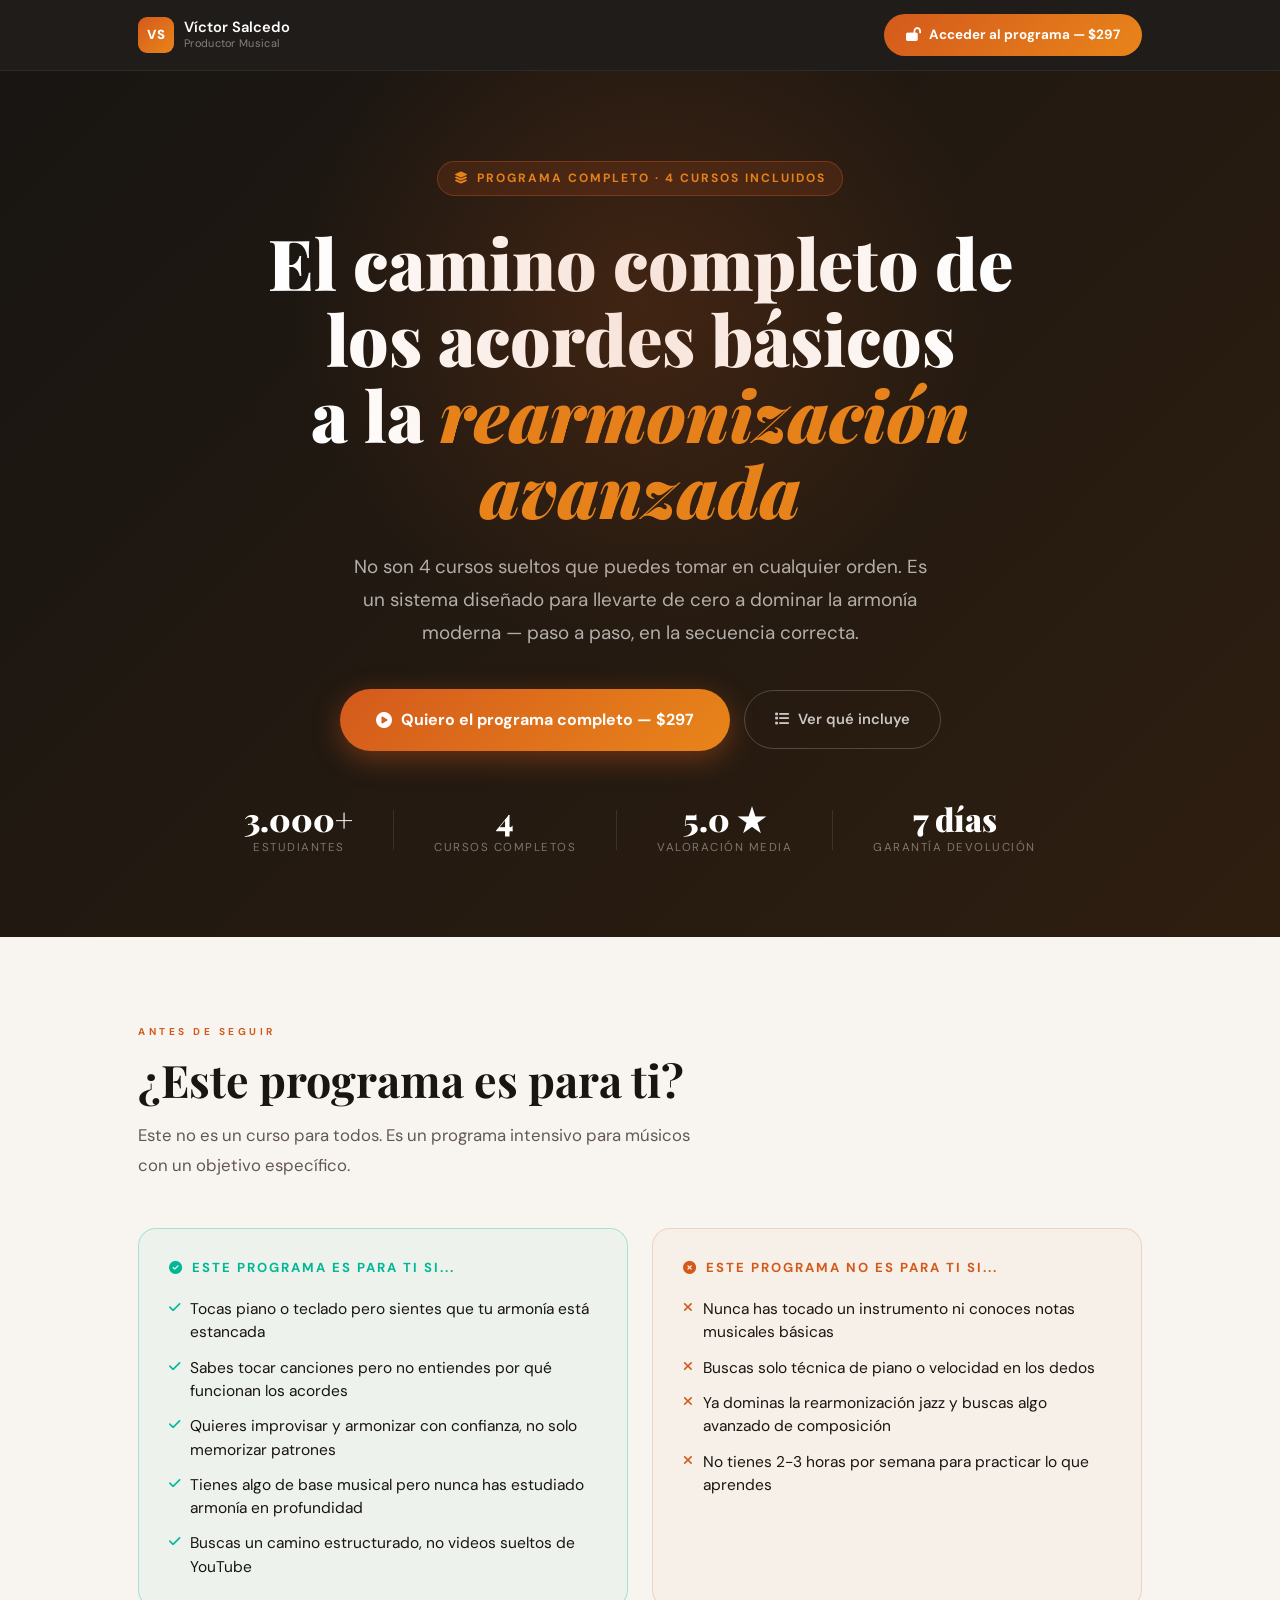
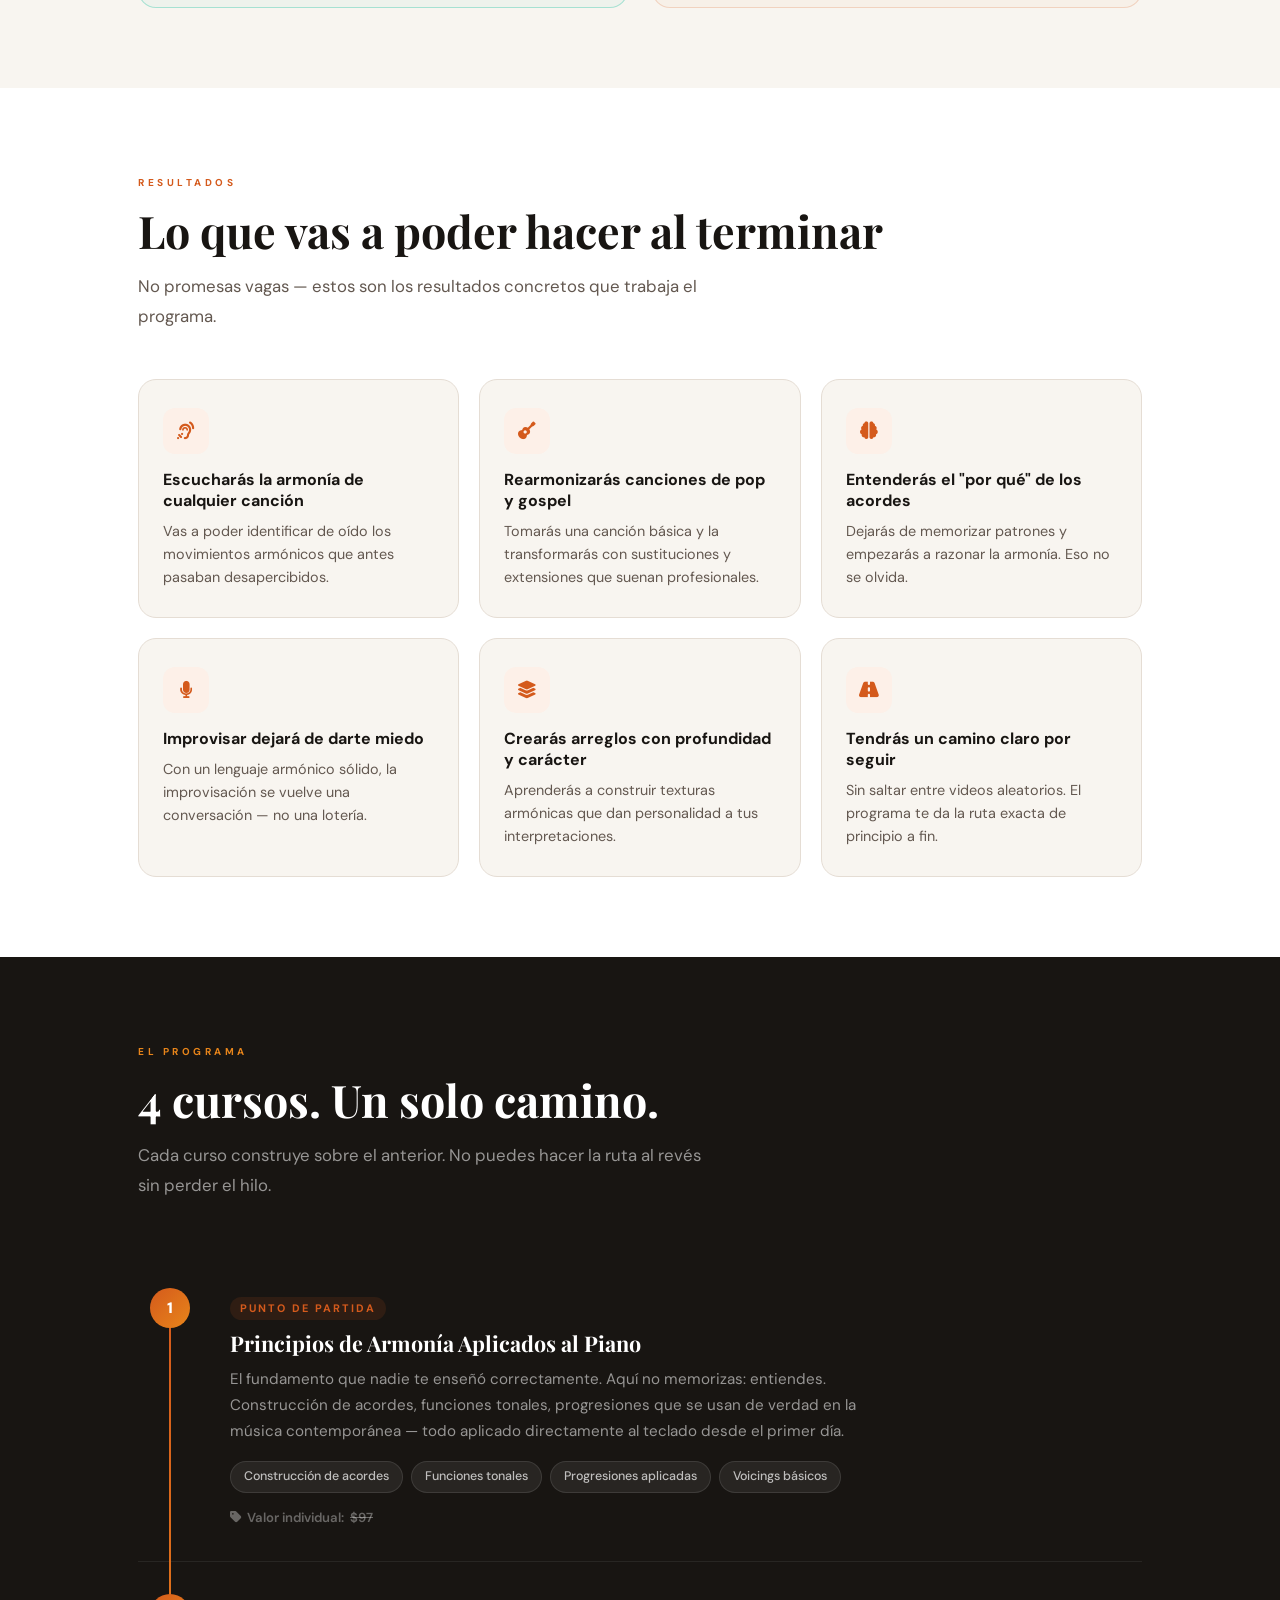
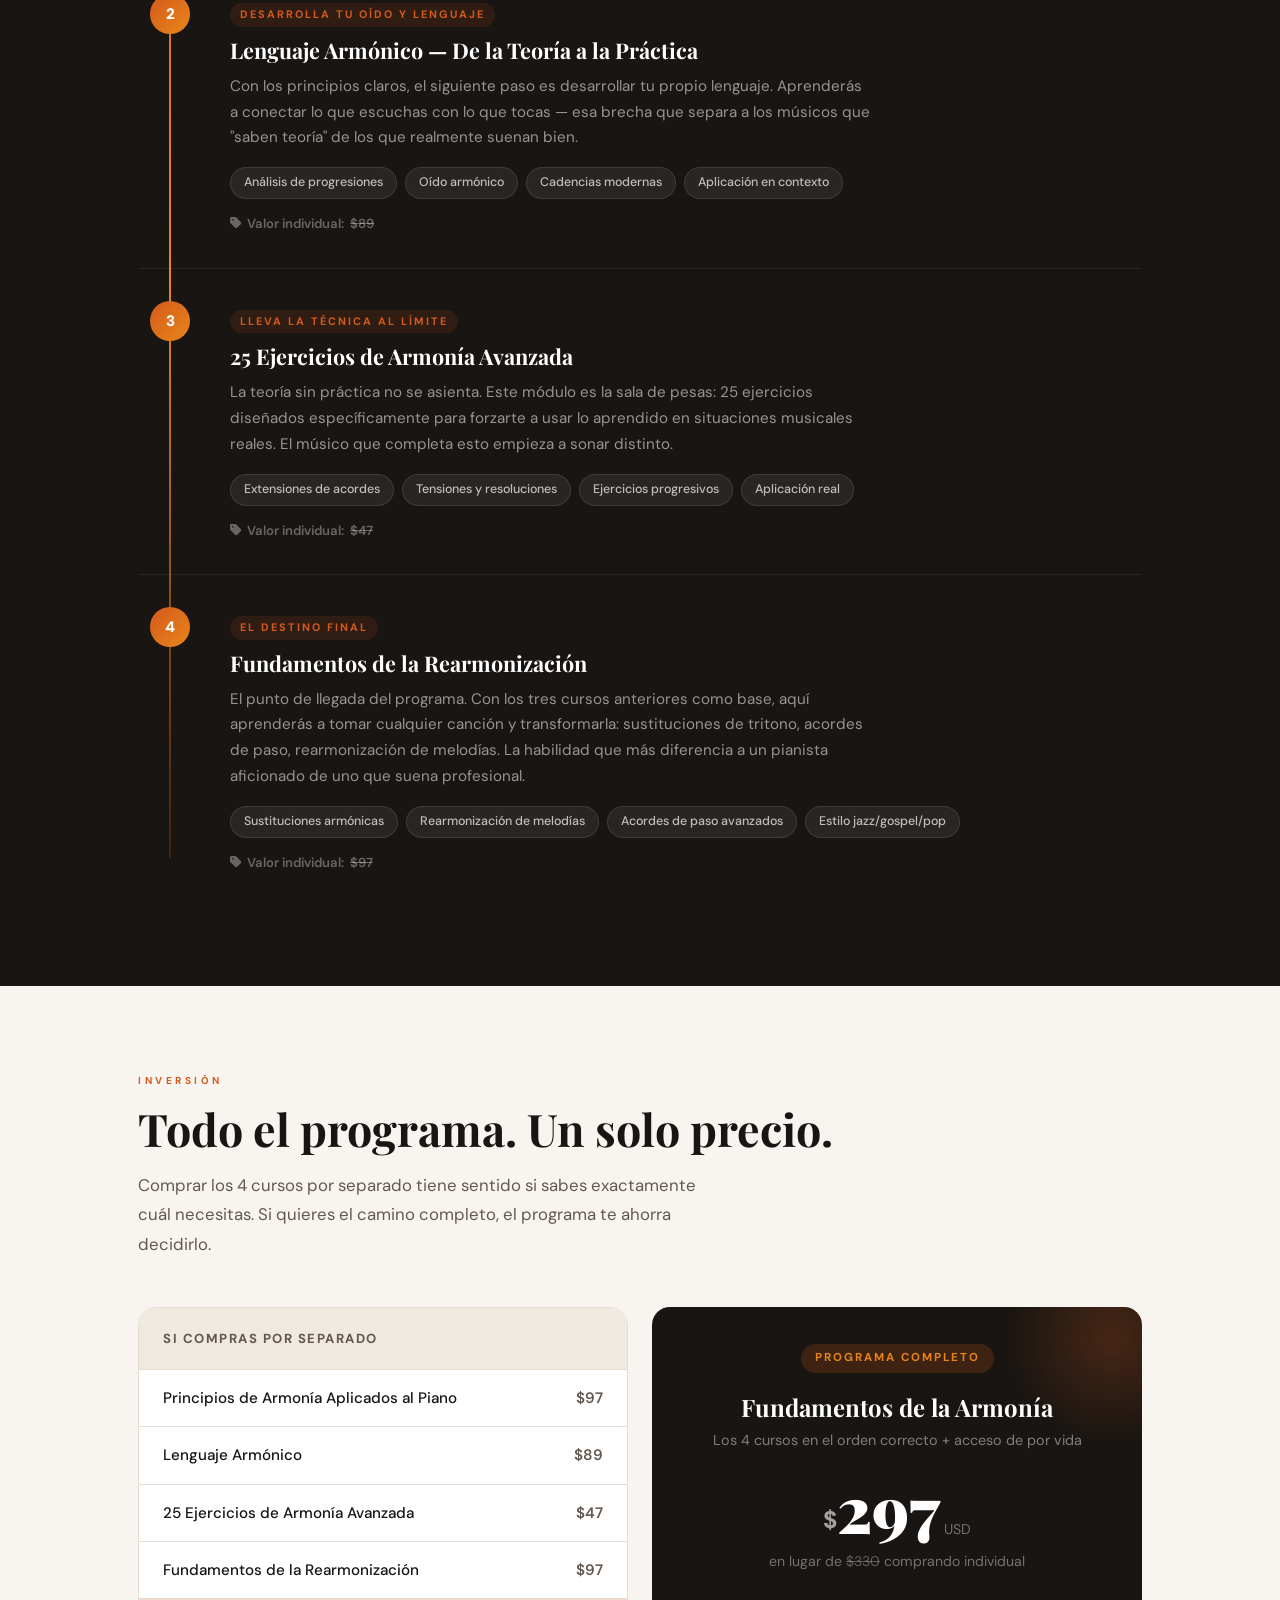
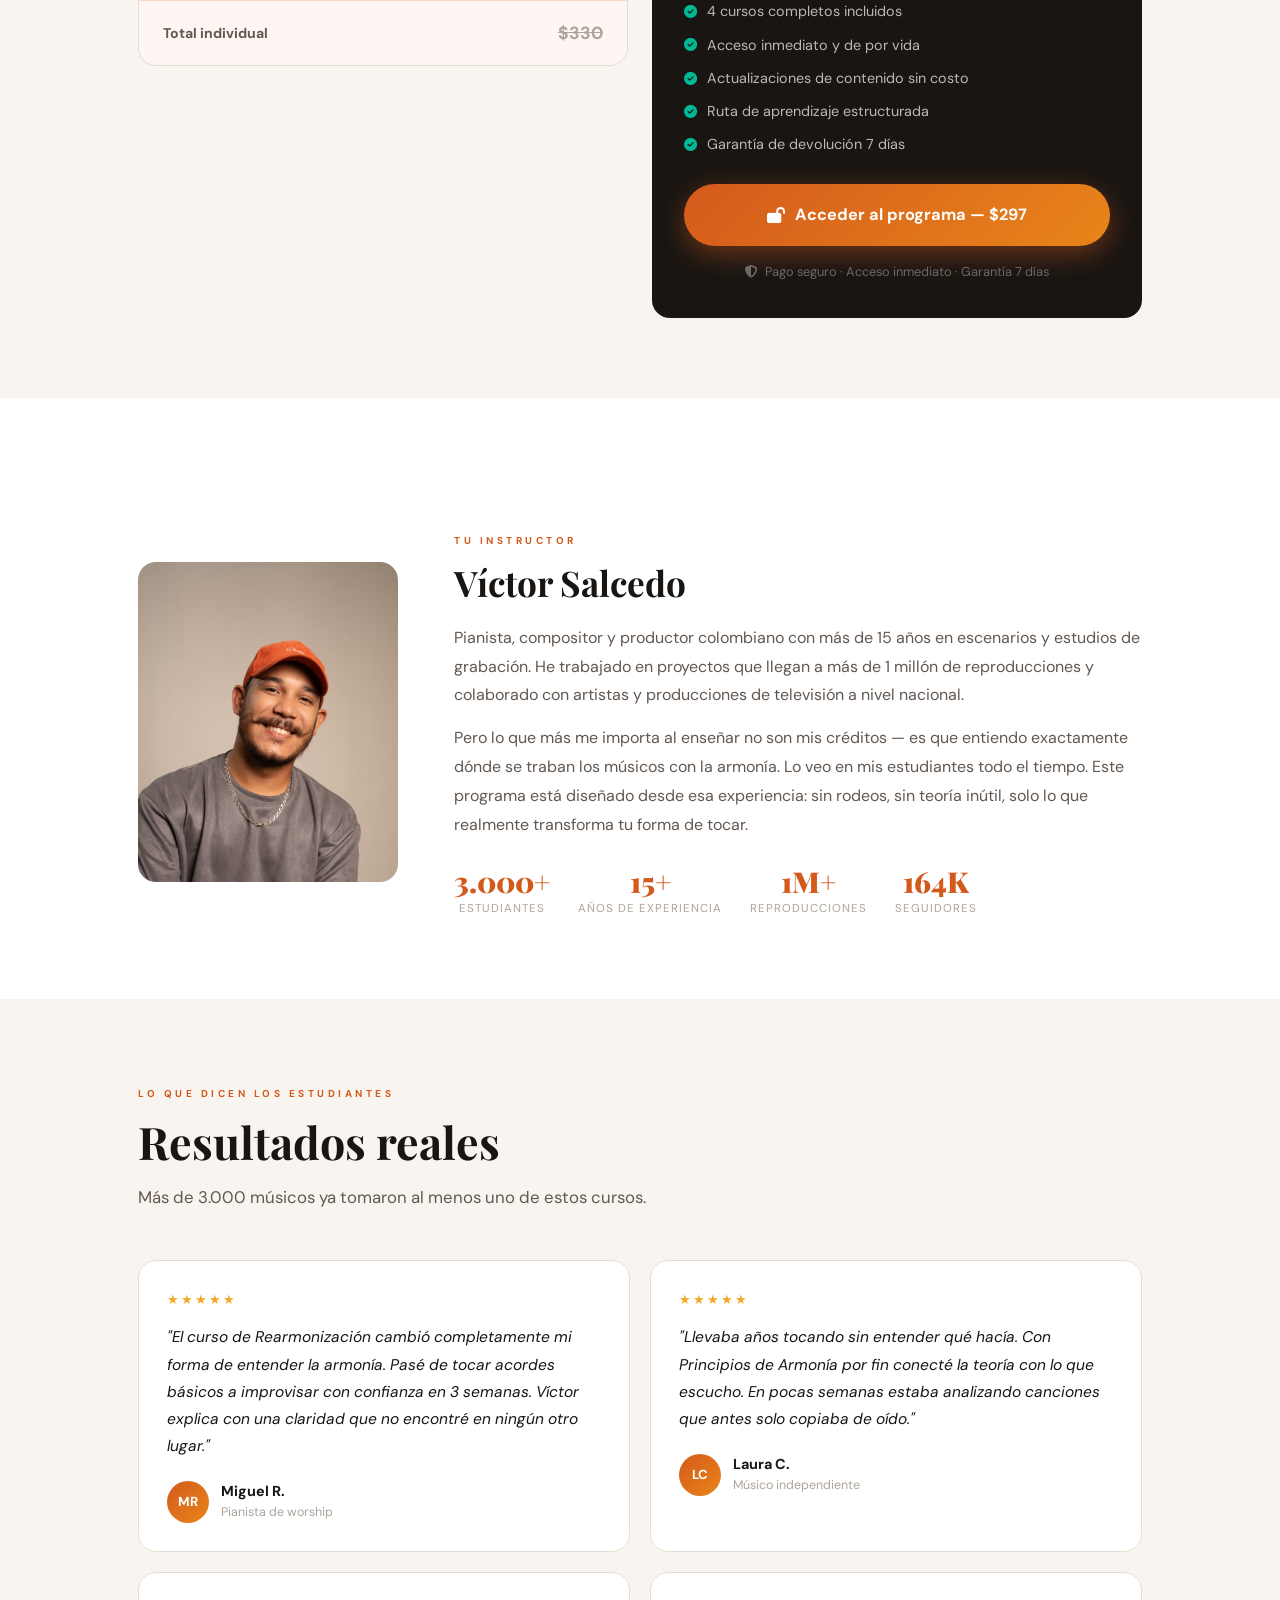
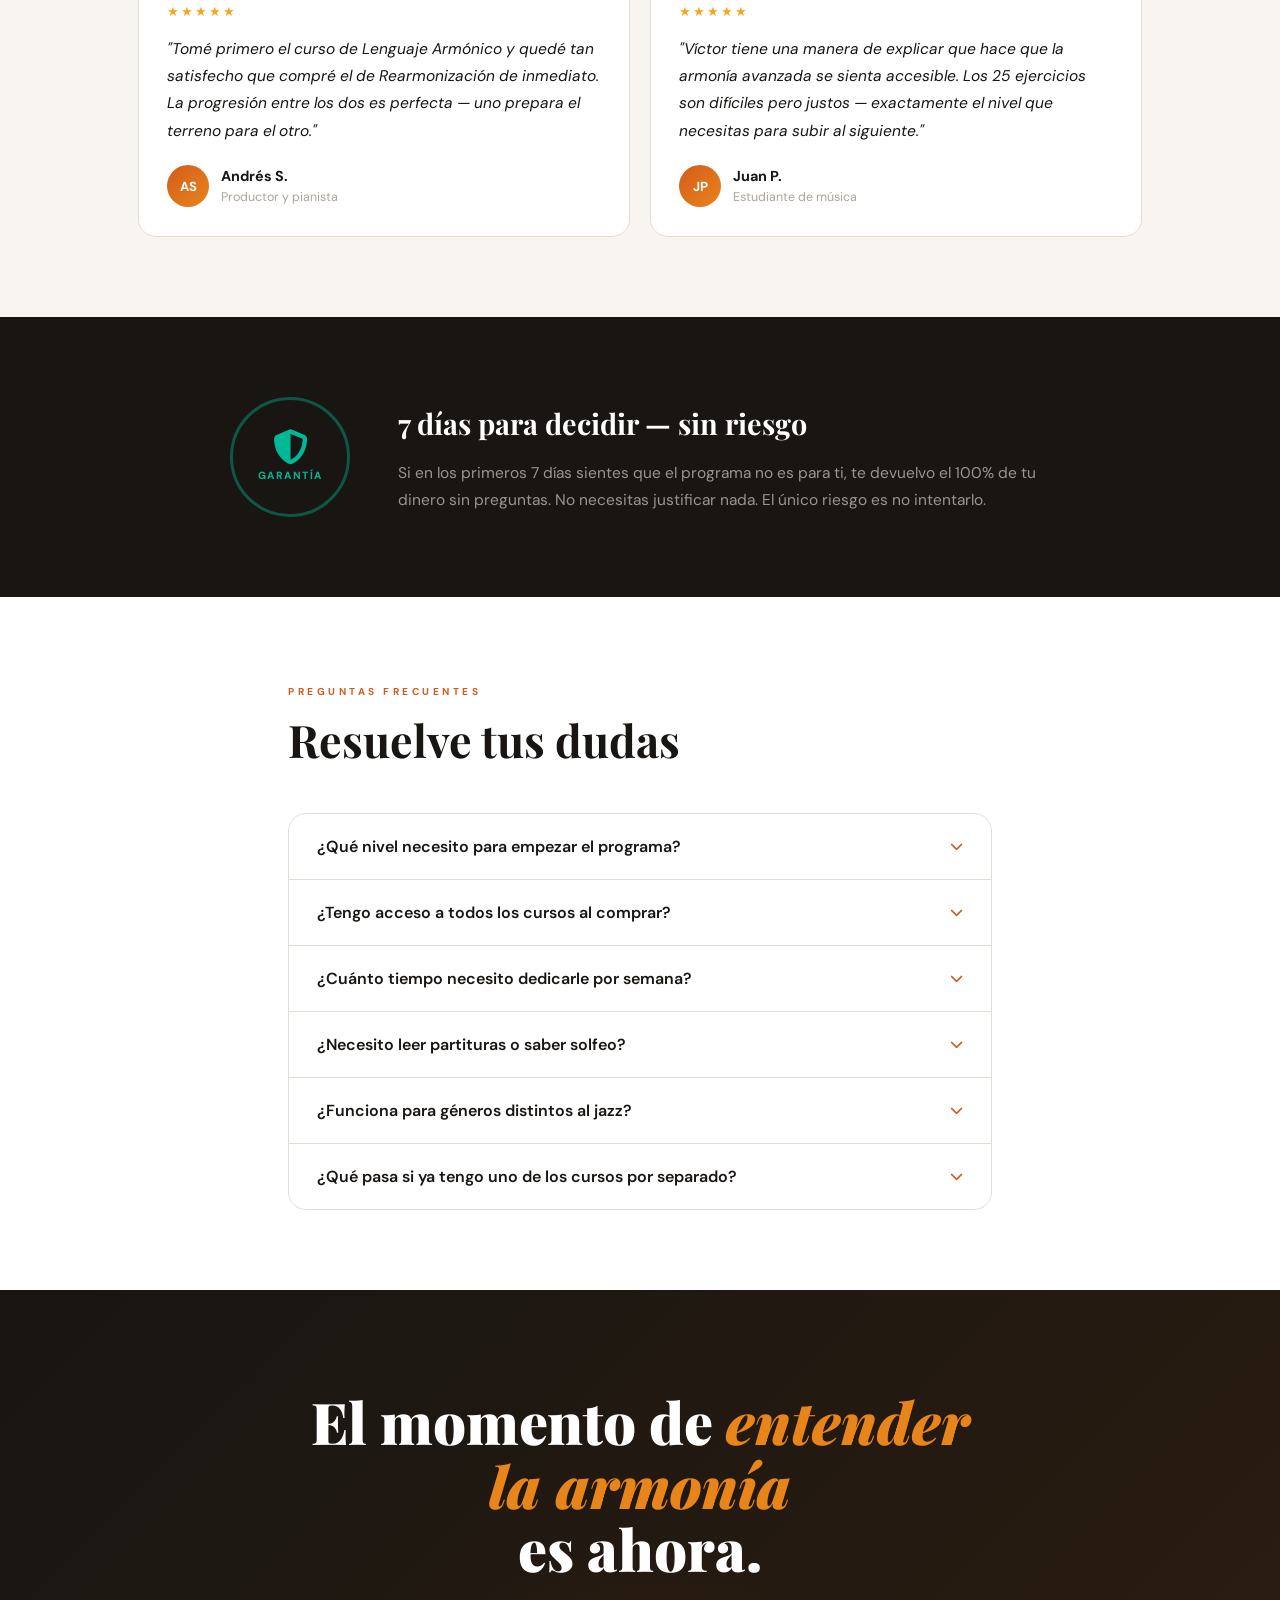
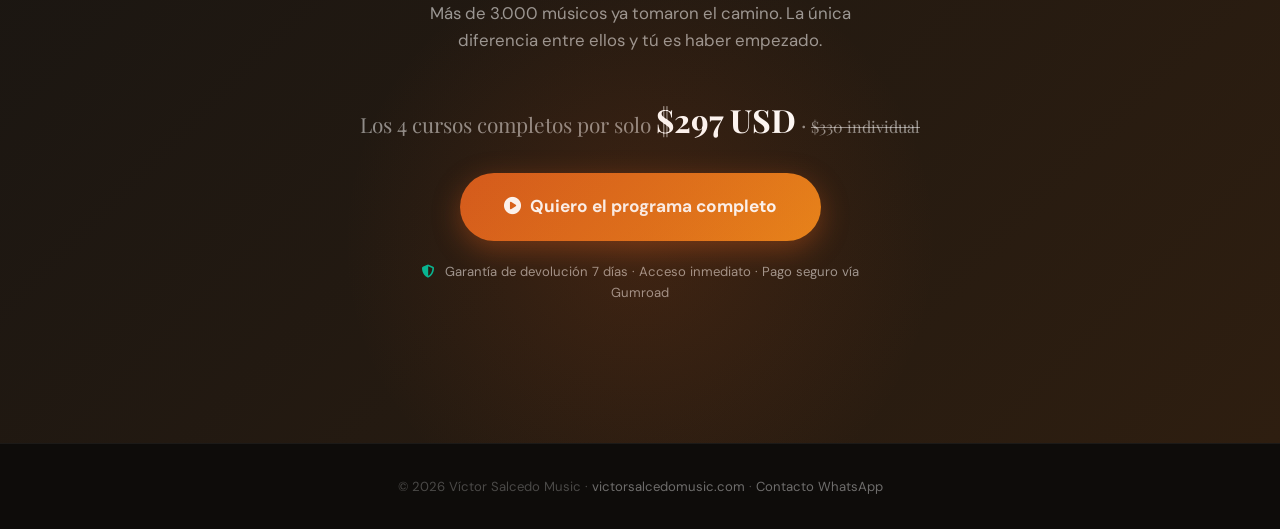
<file: fundamentos-armonia.html>
<!DOCTYPE html>
<html lang="es">
<head>
  <meta charset="UTF-8" />
  <meta name="viewport" content="width=device-width, initial-scale=1.0" />
  <title>Fundamentos de la Armonía — El Programa Completo | Víctor Salcedo</title>
  <meta name="description" content="El único programa que te lleva de los principios básicos hasta la rearmonización avanzada — en el orden correcto. 4 cursos completos. Acceso de por vida. Garantía 7 días." />
  <link rel="canonical" href="https://victorsalcedomusic.com/fundamentos-armonia" />

  <meta property="og:title" content="Fundamentos de la Armonía — El Programa Completo" />
  <meta property="og:description" content="4 cursos completos. El camino estructurado de los acordes básicos a la rearmonización avanzada. $297 USD." />
  <meta property="og:image" content="https://victorsalcedomusic.com/foto-victor-1.jpg" />

  <link rel="preconnect" href="https://fonts.googleapis.com" />
  <link rel="preconnect" href="https://fonts.gstatic.com" crossorigin />
  <link href="https://fonts.googleapis.com/css2?family=Playfair+Display:ital,wght@0,400;0,600;0,700;0,900;1,400;1,600&family=DM+Sans:opsz,wght@9..40,300;9..40,400;9..40,500;9..40,600;9..40,700&display=swap" rel="stylesheet" />
  <link rel="stylesheet" href="https://cdnjs.cloudflare.com/ajax/libs/font-awesome/6.5.0/css/all.min.css" />

  <style>
    *, *::before, *::after { box-sizing: border-box; margin: 0; padding: 0; }

    :root {
      --white:   #FFFFFF;
      --cream:   #F8F5F0;
      --cream2:  #EFE9DF;
      --dark:    #181512;
      --mid:     #635850;
      --light:   #ADA49A;
      --accent:  #D45A1C;
      --accent2: #00B896;
      --alight:  #FDF0E8;
      --border:  #E5DDD4;
      --radius:  18px;
      --radius-sm: 10px;
      --pill:    100px;
      --grad:    linear-gradient(135deg, #D45A1C 0%, #E8851A 100%);
      --grad-dark: linear-gradient(135deg, #181512 0%, #2E1E10 100%);
    }

    html { scroll-behavior: smooth; }

    body {
      font-family: 'DM Sans', sans-serif;
      background: var(--white);
      color: var(--dark);
      line-height: 1.6;
      overflow-x: hidden;
    }

    ::-webkit-scrollbar { width: 5px; }
    ::-webkit-scrollbar-track { background: var(--cream); }
    ::-webkit-scrollbar-thumb { background: var(--accent); border-radius: 4px; }

    .container { max-width: 1060px; margin: 0 auto; padding: 0 28px; }
    .container-sm { max-width: 760px; margin: 0 auto; padding: 0 28px; }

    /* ── NAV ── */
    .lp-nav {
      position: sticky;
      top: 0;
      z-index: 100;
      background: rgba(24,21,18,0.97);
      backdrop-filter: blur(12px);
      border-bottom: 1px solid rgba(255,255,255,0.06);
      padding: 14px 0;
    }
    .lp-nav .container {
      display: flex;
      align-items: center;
      justify-content: space-between;
    }
    .nav-logo {
      display: flex;
      align-items: center;
      gap: 10px;
      text-decoration: none;
    }
    .logo-mark {
      width: 36px;
      height: 36px;
      background: var(--grad);
      border-radius: 9px;
      display: flex;
      align-items: center;
      justify-content: center;
      font-weight: 900;
      font-size: 0.82rem;
      color: #fff;
      letter-spacing: 0.5px;
    }
    .logo-text {
      font-size: 0.92rem;
      font-weight: 600;
      color: #fff;
      line-height: 1.2;
    }
    .logo-text small {
      display: block;
      font-size: 0.68rem;
      font-weight: 400;
      color: rgba(255,255,255,0.45);
      letter-spacing: 0.3px;
    }
    .btn-nav {
      display: inline-flex;
      align-items: center;
      gap: 8px;
      background: var(--grad);
      color: #fff;
      padding: 10px 22px;
      border-radius: var(--pill);
      font-weight: 700;
      font-size: 0.84rem;
      text-decoration: none;
      transition: opacity 0.2s;
    }
    .btn-nav:hover { opacity: 0.88; }

    /* ── HERO ── */
    .hero {
      background: var(--grad-dark);
      padding: 90px 0 80px;
      text-align: center;
      position: relative;
      overflow: hidden;
    }
    .hero::before {
      content: '';
      position: absolute;
      top: -120px;
      left: 50%;
      transform: translateX(-50%);
      width: 700px;
      height: 700px;
      background: radial-gradient(circle, rgba(212,90,28,0.18) 0%, transparent 70%);
      pointer-events: none;
    }
    .hero-badge {
      display: inline-flex;
      align-items: center;
      gap: 7px;
      background: rgba(212,90,28,0.15);
      border: 1px solid rgba(212,90,28,0.35);
      color: #E8851A;
      font-size: 0.75rem;
      font-weight: 700;
      letter-spacing: 2px;
      text-transform: uppercase;
      padding: 7px 16px;
      border-radius: var(--pill);
      margin-bottom: 28px;
    }
    .hero h1 {
      font-family: 'Playfair Display', serif;
      font-size: clamp(2.4rem, 5.5vw, 4.6rem);
      font-weight: 900;
      color: #fff;
      line-height: 1.08;
      margin-bottom: 22px;
      max-width: 820px;
      margin-left: auto;
      margin-right: auto;
    }
    .hero h1 em {
      font-style: italic;
      color: #E8851A;
    }
    .hero-sub {
      font-size: clamp(1rem, 2vw, 1.18rem);
      color: rgba(255,255,255,0.65);
      max-width: 580px;
      margin: 0 auto 40px;
      line-height: 1.75;
    }
    .hero-ctas {
      display: flex;
      align-items: center;
      justify-content: center;
      gap: 14px;
      flex-wrap: wrap;
      margin-bottom: 52px;
    }
    .btn-primary {
      display: inline-flex;
      align-items: center;
      gap: 9px;
      background: var(--grad);
      color: #fff;
      padding: 18px 36px;
      border-radius: var(--pill);
      font-weight: 700;
      font-size: 1rem;
      text-decoration: none;
      box-shadow: 0 8px 28px rgba(212,90,28,0.4);
      transition: transform 0.2s, box-shadow 0.2s;
    }
    .btn-primary:hover { transform: translateY(-2px); box-shadow: 0 14px 36px rgba(212,90,28,0.5); }
    .btn-secondary {
      display: inline-flex;
      align-items: center;
      gap: 8px;
      background: transparent;
      border: 1.5px solid rgba(255,255,255,0.2);
      color: rgba(255,255,255,0.75);
      padding: 17px 30px;
      border-radius: var(--pill);
      font-weight: 600;
      font-size: 0.92rem;
      text-decoration: none;
      transition: border-color 0.2s, color 0.2s;
    }
    .btn-secondary:hover { border-color: rgba(255,255,255,0.5); color: #fff; }
    .hero-proof {
      display: flex;
      align-items: center;
      justify-content: center;
      gap: 40px;
      flex-wrap: wrap;
    }
    .proof-item {
      text-align: center;
    }
    .proof-num {
      font-family: 'Playfair Display', serif;
      font-size: 2rem;
      font-weight: 900;
      color: #fff;
      line-height: 1;
    }
    .proof-label {
      font-size: 0.72rem;
      letter-spacing: 1.5px;
      text-transform: uppercase;
      color: rgba(255,255,255,0.4);
      margin-top: 4px;
    }
    .proof-divider {
      width: 1px;
      height: 40px;
      background: rgba(255,255,255,0.1);
    }

    /* ── SECCIONES GENERALES ── */
    section { padding: 80px 0; }
    .sec-label {
      display: inline-block;
      font-size: 10px;
      letter-spacing: 3.5px;
      text-transform: uppercase;
      font-weight: 700;
      color: var(--accent);
      margin-bottom: 14px;
    }
    .sec-title {
      font-family: 'Playfair Display', serif;
      font-size: clamp(1.9rem, 3.5vw, 2.9rem);
      font-weight: 700;
      line-height: 1.15;
      margin-bottom: 16px;
    }
    .sec-sub {
      color: var(--mid);
      font-size: 1.05rem;
      line-height: 1.75;
      max-width: 580px;
    }

    /* ── PARA QUIÉN ES ── */
    .for-who { background: var(--cream); }
    .for-who-grid {
      display: grid;
      grid-template-columns: 1fr 1fr;
      gap: 24px;
      margin-top: 48px;
    }
    .for-card {
      background: var(--white);
      border-radius: var(--radius);
      padding: 28px 30px;
      border: 1.5px solid var(--border);
    }
    .for-card.yes { border-color: rgba(0,184,150,0.3); background: rgba(0,184,150,0.04); }
    .for-card.no  { border-color: rgba(212,90,28,0.2); background: rgba(212,90,28,0.03); }
    .for-card-title {
      font-weight: 700;
      font-size: 0.82rem;
      letter-spacing: 2px;
      text-transform: uppercase;
      margin-bottom: 20px;
      display: flex;
      align-items: center;
      gap: 8px;
    }
    .for-card.yes .for-card-title { color: var(--accent2); }
    .for-card.no  .for-card-title { color: var(--accent); }
    .for-list { list-style: none; display: flex; flex-direction: column; gap: 12px; }
    .for-list li {
      display: flex;
      align-items: flex-start;
      gap: 10px;
      font-size: 0.97rem;
      color: var(--dark);
      line-height: 1.5;
    }
    .for-list li i {
      margin-top: 3px;
      font-size: 0.82rem;
      flex-shrink: 0;
    }
    .for-card.yes .for-list li i { color: var(--accent2); }
    .for-card.no  .for-list li i { color: var(--accent); }

    /* ── RESULTADOS ── */
    .outcomes-grid {
      display: grid;
      grid-template-columns: repeat(3, 1fr);
      gap: 20px;
      margin-top: 48px;
    }
    .outcome-card {
      background: var(--cream);
      border-radius: var(--radius);
      padding: 28px 24px;
      border: 1.5px solid var(--border);
      transition: border-color 0.2s, transform 0.2s;
    }
    .outcome-card:hover { border-color: var(--accent); transform: translateY(-3px); }
    .outcome-icon {
      width: 46px;
      height: 46px;
      background: var(--alight);
      border-radius: 12px;
      display: flex;
      align-items: center;
      justify-content: center;
      color: var(--accent);
      font-size: 1.1rem;
      margin-bottom: 16px;
    }
    .outcome-card h4 {
      font-weight: 700;
      font-size: 1rem;
      margin-bottom: 8px;
      line-height: 1.3;
    }
    .outcome-card p {
      font-size: 0.9rem;
      color: var(--mid);
      line-height: 1.6;
    }

    /* ── CURSOS ── */
    .courses-bg { background: var(--dark); }
    .courses-bg .sec-title { color: #fff; }
    .courses-bg .sec-sub { color: rgba(255,255,255,0.55); }
    .courses-bg .sec-label { color: #E8851A; }
    .courses-path {
      display: flex;
      flex-direction: column;
      gap: 0;
      margin-top: 56px;
      position: relative;
    }
    .courses-path::before {
      content: '';
      position: absolute;
      left: 31px;
      top: 48px;
      bottom: 48px;
      width: 2px;
      background: linear-gradient(to bottom, var(--accent), #E8851A, rgba(212,90,28,0.2));
    }
    .course-item {
      display: grid;
      grid-template-columns: 64px 1fr;
      gap: 28px;
      padding: 32px 0;
      border-bottom: 1px solid rgba(255,255,255,0.07);
    }
    .course-item:last-child { border-bottom: none; }
    .course-step {
      display: flex;
      flex-direction: column;
      align-items: center;
      gap: 0;
    }
    .course-step-num {
      width: 40px;
      height: 40px;
      background: var(--grad);
      border-radius: 50%;
      display: flex;
      align-items: center;
      justify-content: center;
      font-weight: 900;
      font-size: 0.95rem;
      color: #fff;
      flex-shrink: 0;
      position: relative;
      z-index: 1;
    }
    .course-body { padding-top: 6px; }
    .course-tag {
      display: inline-block;
      font-size: 0.68rem;
      font-weight: 700;
      letter-spacing: 2px;
      text-transform: uppercase;
      color: var(--accent);
      background: rgba(212,90,28,0.12);
      padding: 3px 10px;
      border-radius: var(--pill);
      margin-bottom: 10px;
    }
    .course-body h3 {
      font-family: 'Playfair Display', serif;
      font-size: 1.35rem;
      font-weight: 700;
      color: #fff;
      margin-bottom: 10px;
      line-height: 1.25;
    }
    .course-body p {
      font-size: 0.95rem;
      color: rgba(255,255,255,0.55);
      line-height: 1.7;
      margin-bottom: 16px;
      max-width: 640px;
    }
    .course-skills {
      display: flex;
      flex-wrap: wrap;
      gap: 8px;
    }
    .skill-pill {
      font-size: 0.78rem;
      font-weight: 500;
      color: rgba(255,255,255,0.7);
      background: rgba(255,255,255,0.07);
      border: 1px solid rgba(255,255,255,0.1);
      padding: 5px 13px;
      border-radius: var(--pill);
    }
    .course-price-tag {
      display: inline-flex;
      align-items: center;
      gap: 6px;
      font-size: 0.82rem;
      font-weight: 600;
      color: rgba(255,255,255,0.35);
      margin-top: 14px;
    }
    .course-price-tag span {
      text-decoration: line-through;
    }

    /* ── PRECIO ── */
    .pricing { background: var(--cream); }
    .pricing-wrapper {
      display: grid;
      grid-template-columns: 1fr 1fr;
      gap: 24px;
      margin-top: 48px;
      align-items: start;
    }
    .price-table {
      background: var(--white);
      border-radius: var(--radius);
      border: 1.5px solid var(--border);
      overflow: hidden;
    }
    .price-table-header {
      padding: 20px 24px;
      background: var(--cream2);
      border-bottom: 1px solid var(--border);
      font-weight: 700;
      font-size: 0.82rem;
      letter-spacing: 1.5px;
      text-transform: uppercase;
      color: var(--mid);
    }
    .price-table-row {
      display: flex;
      justify-content: space-between;
      align-items: center;
      padding: 16px 24px;
      border-bottom: 1px solid var(--border);
      font-size: 0.95rem;
    }
    .price-table-row:last-child { border-bottom: none; }
    .price-table-row .name { color: var(--dark); font-weight: 500; }
    .price-table-row .price { color: var(--mid); font-weight: 600; }
    .price-table-total {
      display: flex;
      justify-content: space-between;
      align-items: center;
      padding: 18px 24px;
      background: rgba(212,90,28,0.05);
      border-top: 2px solid rgba(212,90,28,0.2);
      font-weight: 700;
    }
    .price-table-total .label-total { font-size: 0.88rem; color: var(--mid); }
    .price-table-total .price-crossed {
      font-size: 1.1rem;
      color: var(--light);
      text-decoration: line-through;
    }

    .price-card {
      background: var(--dark);
      border-radius: var(--radius);
      padding: 36px 32px;
      text-align: center;
      position: relative;
      overflow: hidden;
    }
    .price-card::before {
      content: '';
      position: absolute;
      top: -80px;
      right: -80px;
      width: 220px;
      height: 220px;
      background: radial-gradient(circle, rgba(212,90,28,0.25), transparent 70%);
      pointer-events: none;
    }
    .price-card-badge {
      display: inline-block;
      background: rgba(212,90,28,0.2);
      color: #E8851A;
      font-size: 0.72rem;
      font-weight: 700;
      letter-spacing: 2px;
      text-transform: uppercase;
      padding: 5px 14px;
      border-radius: var(--pill);
      margin-bottom: 20px;
    }
    .price-card h3 {
      font-family: 'Playfair Display', serif;
      font-size: 1.5rem;
      color: #fff;
      font-weight: 700;
      margin-bottom: 8px;
      line-height: 1.2;
    }
    .price-main {
      margin: 24px 0 8px;
    }
    .price-main .amount {
      font-family: 'Playfair Display', serif;
      font-size: 4rem;
      font-weight: 900;
      color: #fff;
      line-height: 1;
    }
    .price-main .currency {
      font-size: 1.5rem;
      font-weight: 700;
      color: rgba(255,255,255,0.6);
      vertical-align: super;
    }
    .price-main .period {
      font-size: 0.88rem;
      color: rgba(255,255,255,0.4);
      margin-left: 4px;
    }
    .price-compare {
      font-size: 0.88rem;
      color: rgba(255,255,255,0.4);
      margin-bottom: 28px;
    }
    .price-compare s { color: rgba(255,255,255,0.3); }
    .price-includes {
      list-style: none;
      text-align: left;
      margin: 0 0 28px;
      display: flex;
      flex-direction: column;
      gap: 10px;
    }
    .price-includes li {
      display: flex;
      align-items: center;
      gap: 10px;
      font-size: 0.9rem;
      color: rgba(255,255,255,0.7);
    }
    .price-includes li i {
      color: var(--accent2);
      font-size: 0.82rem;
      flex-shrink: 0;
    }
    .btn-buy {
      display: flex;
      align-items: center;
      justify-content: center;
      gap: 10px;
      width: 100%;
      background: var(--grad);
      color: #fff;
      padding: 18px 24px;
      border-radius: var(--pill);
      font-weight: 700;
      font-size: 1.02rem;
      text-decoration: none;
      box-shadow: 0 8px 28px rgba(212,90,28,0.45);
      transition: transform 0.2s, box-shadow 0.2s;
    }
    .btn-buy:hover { transform: translateY(-2px); box-shadow: 0 14px 36px rgba(212,90,28,0.55); }
    .price-guarantee {
      display: flex;
      align-items: center;
      justify-content: center;
      gap: 7px;
      margin-top: 16px;
      font-size: 0.8rem;
      color: rgba(255,255,255,0.35);
    }

    /* ── VÍCTOR ── */
    .victor-section { background: var(--white); }
    .victor-inner {
      display: grid;
      grid-template-columns: 260px 1fr;
      gap: 56px;
      align-items: center;
      margin-top: 48px;
    }
    .victor-img {
      width: 260px;
      height: 320px;
      border-radius: var(--radius);
      object-fit: cover;
      object-position: top center;
    }
    .victor-body .sec-title { font-size: clamp(1.6rem, 3vw, 2.2rem); margin-bottom: 20px; }
    .victor-body p {
      color: var(--mid);
      font-size: 1rem;
      line-height: 1.8;
      margin-bottom: 14px;
    }
    .victor-stats {
      display: flex;
      gap: 28px;
      flex-wrap: wrap;
      margin-top: 28px;
    }
    .v-stat {
      text-align: center;
    }
    .v-stat-num {
      font-family: 'Playfair Display', serif;
      font-size: 1.8rem;
      font-weight: 900;
      color: var(--accent);
      line-height: 1;
    }
    .v-stat-label {
      font-size: 0.72rem;
      letter-spacing: 1px;
      text-transform: uppercase;
      color: var(--light);
      margin-top: 4px;
    }

    /* ── TESTIMONIOS ── */
    .testimonials-bg { background: var(--cream); }
    .testi-grid {
      display: grid;
      grid-template-columns: repeat(2, 1fr);
      gap: 20px;
      margin-top: 48px;
    }
    .testi-card {
      background: var(--white);
      border-radius: var(--radius);
      padding: 28px;
      border: 1.5px solid var(--border);
    }
    .testi-stars {
      color: #F5A623;
      font-size: 0.82rem;
      margin-bottom: 14px;
      letter-spacing: 2px;
    }
    .testi-text {
      font-size: 0.97rem;
      line-height: 1.75;
      color: var(--dark);
      margin-bottom: 20px;
      font-style: italic;
    }
    .testi-author {
      display: flex;
      align-items: center;
      gap: 12px;
    }
    .testi-avatar {
      width: 42px;
      height: 42px;
      border-radius: 50%;
      background: var(--grad);
      display: flex;
      align-items: center;
      justify-content: center;
      font-weight: 700;
      font-size: 0.82rem;
      color: #fff;
      flex-shrink: 0;
    }
    .testi-name { font-weight: 700; font-size: 0.9rem; }
    .testi-role { font-size: 0.78rem; color: var(--light); }

    /* ── GARANTÍA ── */
    .guarantee-section { background: var(--dark); }
    .guarantee-inner {
      display: grid;
      grid-template-columns: auto 1fr;
      gap: 48px;
      align-items: center;
      max-width: 820px;
      margin: 0 auto;
    }
    .guarantee-icon {
      width: 120px;
      height: 120px;
      border-radius: 50%;
      border: 3px solid rgba(0,184,150,0.4);
      display: flex;
      flex-direction: column;
      align-items: center;
      justify-content: center;
      flex-shrink: 0;
    }
    .guarantee-icon i {
      font-size: 2.2rem;
      color: var(--accent2);
      margin-bottom: 4px;
    }
    .guarantee-icon span {
      font-size: 0.65rem;
      letter-spacing: 1.5px;
      text-transform: uppercase;
      color: var(--accent2);
      font-weight: 700;
    }
    .guarantee-body h3 {
      font-family: 'Playfair Display', serif;
      font-size: 1.8rem;
      color: #fff;
      font-weight: 700;
      margin-bottom: 14px;
    }
    .guarantee-body p {
      font-size: 0.97rem;
      color: rgba(255,255,255,0.55);
      line-height: 1.75;
    }

    /* ── FAQ ── */
    .faq-section { background: var(--white); }
    .faq-list {
      margin-top: 48px;
      display: flex;
      flex-direction: column;
      gap: 0;
      border: 1.5px solid var(--border);
      border-radius: var(--radius);
      overflow: hidden;
    }
    .faq-item {
      border-bottom: 1px solid var(--border);
    }
    .faq-item:last-child { border-bottom: none; }
    .faq-q {
      width: 100%;
      background: none;
      border: none;
      padding: 22px 28px;
      text-align: left;
      font-family: 'DM Sans', sans-serif;
      font-size: 1rem;
      font-weight: 600;
      color: var(--dark);
      cursor: pointer;
      display: flex;
      justify-content: space-between;
      align-items: center;
      gap: 16px;
      transition: background 0.15s;
    }
    .faq-q:hover { background: var(--cream); }
    .faq-q i {
      color: var(--accent);
      font-size: 0.82rem;
      transition: transform 0.25s;
      flex-shrink: 0;
    }
    .faq-item.open .faq-q i { transform: rotate(180deg); }
    .faq-a {
      max-height: 0;
      overflow: hidden;
      transition: max-height 0.3s ease;
    }
    .faq-item.open .faq-a { max-height: 400px; }
    .faq-a-inner {
      padding: 0 28px 22px;
      font-size: 0.97rem;
      color: var(--mid);
      line-height: 1.75;
    }

    /* ── CTA FINAL ── */
    .cta-final {
      background: var(--grad-dark);
      padding: 100px 0;
      text-align: center;
      position: relative;
      overflow: hidden;
    }
    .cta-final::before {
      content: '';
      position: absolute;
      bottom: -100px;
      left: 50%;
      transform: translateX(-50%);
      width: 600px;
      height: 600px;
      background: radial-gradient(circle, rgba(212,90,28,0.15) 0%, transparent 70%);
      pointer-events: none;
    }
    .cta-final h2 {
      font-family: 'Playfair Display', serif;
      font-size: clamp(2rem, 4.5vw, 3.6rem);
      font-weight: 900;
      color: #fff;
      line-height: 1.1;
      margin-bottom: 20px;
      max-width: 700px;
      margin-left: auto;
      margin-right: auto;
    }
    .cta-final h2 em { font-style: italic; color: #E8851A; }
    .cta-final p {
      font-size: 1.05rem;
      color: rgba(255,255,255,0.55);
      margin-bottom: 40px;
      max-width: 480px;
      margin-left: auto;
      margin-right: auto;
    }
    .cta-final-price {
      font-family: 'Playfair Display', serif;
      font-size: 1.3rem;
      color: rgba(255,255,255,0.5);
      margin-bottom: 28px;
    }
    .cta-final-price strong { color: #fff; font-size: 2rem; }
    .cta-final-price s { font-size: 1rem; }

    /* ── FOOTER ── */
    .lp-footer {
      background: #0E0C0A;
      padding: 32px 0;
      text-align: center;
      border-top: 1px solid rgba(255,255,255,0.06);
    }
    .lp-footer p {
      font-size: 0.82rem;
      color: rgba(255,255,255,0.25);
    }
    .lp-footer a { color: rgba(255,255,255,0.4); text-decoration: none; }
    .lp-footer a:hover { color: rgba(255,255,255,0.7); }

    /* ── RESPONSIVE ── */
    @media (max-width: 768px) {
      .for-who-grid { grid-template-columns: 1fr; }
      .outcomes-grid { grid-template-columns: 1fr 1fr; }
      .pricing-wrapper { grid-template-columns: 1fr; }
      .testi-grid { grid-template-columns: 1fr; }
      .victor-inner { grid-template-columns: 1fr; text-align: center; }
      .victor-img { width: 100%; height: 280px; }
      .victor-stats { justify-content: center; }
      .guarantee-inner { grid-template-columns: 1fr; text-align: center; }
      .guarantee-icon { margin: 0 auto; }
      .courses-path::before { display: none; }
      .course-item { grid-template-columns: 1fr; }
      .course-step-num { width: 32px; height: 32px; font-size: 0.82rem; }
    }
    @media (max-width: 480px) {
      .outcomes-grid { grid-template-columns: 1fr; }
      .hero-proof { gap: 20px; }
      .proof-divider { display: none; }
      .btn-primary, .btn-secondary { width: 100%; justify-content: center; }
      .hero-ctas { flex-direction: column; }
    }
  </style>
</head>
<body>

<!-- ══ NAV MÍNIMO ══ -->
<nav class="lp-nav">
  <div class="container">
    <a href="https://victorsalcedomusic.com" class="nav-logo">
      <div class="logo-mark">VS</div>
      <div class="logo-text">
        Víctor Salcedo
        <small>Productor Musical</small>
      </div>
    </a>
    <a href="https://victorsalcedo.gumroad.com/l/Fundamentosdelaarmonia" target="_blank" class="btn-nav">
      <i class="fas fa-lock-open"></i> Acceder al programa — $297
    </a>
  </div>
</nav>

<!-- ══ HERO ══ -->
<section class="hero">
  <div class="container">
    <div class="hero-badge">
      <i class="fas fa-layer-group"></i>
      Programa Completo · 4 Cursos Incluidos
    </div>
    <h1>El camino completo de los acordes básicos<br>a la <em>rearmonización avanzada</em></h1>
    <p class="hero-sub">
      No son 4 cursos sueltos que puedes tomar en cualquier orden.
      Es un sistema diseñado para llevarte de cero a dominar la armonía moderna —
      paso a paso, en la secuencia correcta.
    </p>
    <div class="hero-ctas">
      <a href="https://victorsalcedo.gumroad.com/l/Fundamentosdelaarmonia" target="_blank" class="btn-primary">
        <i class="fas fa-play-circle"></i> Quiero el programa completo — $297
      </a>
      <a href="#que-incluye" class="btn-secondary">
        <i class="fas fa-list"></i> Ver qué incluye
      </a>
    </div>
    <div class="hero-proof">
      <div class="proof-item">
        <div class="proof-num">3.000+</div>
        <div class="proof-label">Estudiantes</div>
      </div>
      <div class="proof-divider"></div>
      <div class="proof-item">
        <div class="proof-num">4</div>
        <div class="proof-label">Cursos completos</div>
      </div>
      <div class="proof-divider"></div>
      <div class="proof-item">
        <div class="proof-num">5.0 ★</div>
        <div class="proof-label">Valoración media</div>
      </div>
      <div class="proof-divider"></div>
      <div class="proof-item">
        <div class="proof-num">7 días</div>
        <div class="proof-label">Garantía devolución</div>
      </div>
    </div>
  </div>
</section>

<!-- ══ PARA QUIÉN ES ══ -->
<section class="for-who">
  <div class="container">
    <div class="sec-label">Antes de seguir</div>
    <h2 class="sec-title">¿Este programa es para ti?</h2>
    <p class="sec-sub">Este no es un curso para todos. Es un programa intensivo para músicos con un objetivo específico.</p>
    <div class="for-who-grid">
      <div class="for-card yes">
        <div class="for-card-title">
          <i class="fas fa-check-circle"></i> Este programa es para ti si...
        </div>
        <ul class="for-list">
          <li><i class="fas fa-check"></i> Tocas piano o teclado pero sientes que tu armonía está estancada</li>
          <li><i class="fas fa-check"></i> Sabes tocar canciones pero no entiendes por qué funcionan los acordes</li>
          <li><i class="fas fa-check"></i> Quieres improvisar y armonizar con confianza, no solo memorizar patrones</li>
          <li><i class="fas fa-check"></i> Tienes algo de base musical pero nunca has estudiado armonía en profundidad</li>
          <li><i class="fas fa-check"></i> Buscas un camino estructurado, no videos sueltos de YouTube</li>
        </ul>
      </div>
      <div class="for-card no">
        <div class="for-card-title">
          <i class="fas fa-times-circle"></i> Este programa NO es para ti si...
        </div>
        <ul class="for-list">
          <li><i class="fas fa-times"></i> Nunca has tocado un instrumento ni conoces notas musicales básicas</li>
          <li><i class="fas fa-times"></i> Buscas solo técnica de piano o velocidad en los dedos</li>
          <li><i class="fas fa-times"></i> Ya dominas la rearmonización jazz y buscas algo avanzado de composición</li>
          <li><i class="fas fa-times"></i> No tienes 2-3 horas por semana para practicar lo que aprendes</li>
        </ul>
      </div>
    </div>
  </div>
</section>

<!-- ══ QUÉ VAS A LOGRAR ══ -->
<section>
  <div class="container">
    <div class="sec-label">Resultados</div>
    <h2 class="sec-title">Lo que vas a poder hacer al terminar</h2>
    <p class="sec-sub">No promesas vagas — estos son los resultados concretos que trabaja el programa.</p>
    <div class="outcomes-grid">
      <div class="outcome-card">
        <div class="outcome-icon"><i class="fas fa-ear-listen"></i></div>
        <h4>Escucharás la armonía de cualquier canción</h4>
        <p>Vas a poder identificar de oído los movimientos armónicos que antes pasaban desapercibidos.</p>
      </div>
      <div class="outcome-card">
        <div class="outcome-icon"><i class="fas fa-guitar"></i></div>
        <h4>Rearmonizarás canciones de pop y gospel</h4>
        <p>Tomarás una canción básica y la transformarás con sustituciones y extensiones que suenan profesionales.</p>
      </div>
      <div class="outcome-card">
        <div class="outcome-icon"><i class="fas fa-brain"></i></div>
        <h4>Entenderás el "por qué" de los acordes</h4>
        <p>Dejarás de memorizar patrones y empezarás a razonar la armonía. Eso no se olvida.</p>
      </div>
      <div class="outcome-card">
        <div class="outcome-icon"><i class="fas fa-microphone"></i></div>
        <h4>Improvisar dejará de darte miedo</h4>
        <p>Con un lenguaje armónico sólido, la improvisación se vuelve una conversación — no una lotería.</p>
      </div>
      <div class="outcome-card">
        <div class="outcome-icon"><i class="fas fa-layer-group"></i></div>
        <h4>Crearás arreglos con profundidad y carácter</h4>
        <p>Aprenderás a construir texturas armónicas que dan personalidad a tus interpretaciones.</p>
      </div>
      <div class="outcome-card">
        <div class="outcome-icon"><i class="fas fa-road"></i></div>
        <h4>Tendrás un camino claro por seguir</h4>
        <p>Sin saltar entre videos aleatorios. El programa te da la ruta exacta de principio a fin.</p>
      </div>
    </div>
  </div>
</section>

<!-- ══ LOS 4 CURSOS ══ -->
<section class="courses-bg" id="que-incluye">
  <div class="container">
    <div class="sec-label">El programa</div>
    <h2 class="sec-title">4 cursos. Un solo camino.</h2>
    <p class="sec-sub">Cada curso construye sobre el anterior. No puedes hacer la ruta al revés sin perder el hilo.</p>
    <div class="courses-path">

      <div class="course-item">
        <div class="course-step">
          <div class="course-step-num">1</div>
        </div>
        <div class="course-body">
          <div class="course-tag">Punto de partida</div>
          <h3>Principios de Armonía Aplicados al Piano</h3>
          <p>El fundamento que nadie te enseñó correctamente. Aquí no memorizas: entiendes. Construcción de acordes, funciones tonales, progresiones que se usan de verdad en la música contemporánea — todo aplicado directamente al teclado desde el primer día.</p>
          <div class="course-skills">
            <span class="skill-pill">Construcción de acordes</span>
            <span class="skill-pill">Funciones tonales</span>
            <span class="skill-pill">Progresiones aplicadas</span>
            <span class="skill-pill">Voicings básicos</span>
          </div>
          <div class="course-price-tag"><i class="fas fa-tag"></i> Valor individual: <span>$97</span></div>
        </div>
      </div>

      <div class="course-item">
        <div class="course-step">
          <div class="course-step-num">2</div>
        </div>
        <div class="course-body">
          <div class="course-tag">Desarrolla tu oído y lenguaje</div>
          <h3>Lenguaje Armónico — De la Teoría a la Práctica</h3>
          <p>Con los principios claros, el siguiente paso es desarrollar tu propio lenguaje. Aprenderás a conectar lo que escuchas con lo que tocas — esa brecha que separa a los músicos que "saben teoría" de los que realmente suenan bien.</p>
          <div class="course-skills">
            <span class="skill-pill">Análisis de progresiones</span>
            <span class="skill-pill">Oído armónico</span>
            <span class="skill-pill">Cadencias modernas</span>
            <span class="skill-pill">Aplicación en contexto</span>
          </div>
          <div class="course-price-tag"><i class="fas fa-tag"></i> Valor individual: <span>$89</span></div>
        </div>
      </div>

      <div class="course-item">
        <div class="course-step">
          <div class="course-step-num">3</div>
        </div>
        <div class="course-body">
          <div class="course-tag">Lleva la técnica al límite</div>
          <h3>25 Ejercicios de Armonía Avanzada</h3>
          <p>La teoría sin práctica no se asienta. Este módulo es la sala de pesas: 25 ejercicios diseñados específicamente para forzarte a usar lo aprendido en situaciones musicales reales. El músico que completa esto empieza a sonar distinto.</p>
          <div class="course-skills">
            <span class="skill-pill">Extensiones de acordes</span>
            <span class="skill-pill">Tensiones y resoluciones</span>
            <span class="skill-pill">Ejercicios progresivos</span>
            <span class="skill-pill">Aplicación real</span>
          </div>
          <div class="course-price-tag"><i class="fas fa-tag"></i> Valor individual: <span>$47</span></div>
        </div>
      </div>

      <div class="course-item">
        <div class="course-step">
          <div class="course-step-num">4</div>
        </div>
        <div class="course-body">
          <div class="course-tag">El destino final</div>
          <h3>Fundamentos de la Rearmonización</h3>
          <p>El punto de llegada del programa. Con los tres cursos anteriores como base, aquí aprenderás a tomar cualquier canción y transformarla: sustituciones de tritono, acordes de paso, rearmonización de melodías. La habilidad que más diferencia a un pianista aficionado de uno que suena profesional.</p>
          <div class="course-skills">
            <span class="skill-pill">Sustituciones armónicas</span>
            <span class="skill-pill">Rearmonización de melodías</span>
            <span class="skill-pill">Acordes de paso avanzados</span>
            <span class="skill-pill">Estilo jazz/gospel/pop</span>
          </div>
          <div class="course-price-tag"><i class="fas fa-tag"></i> Valor individual: <span>$97</span></div>
        </div>
      </div>

    </div>
  </div>
</section>

<!-- ══ PRECIO ══ -->
<section class="pricing">
  <div class="container">
    <div class="sec-label">Inversión</div>
    <h2 class="sec-title">Todo el programa. Un solo precio.</h2>
    <p class="sec-sub">Comprar los 4 cursos por separado tiene sentido si sabes exactamente cuál necesitas. Si quieres el camino completo, el programa te ahorra decidirlo.</p>
    <div class="pricing-wrapper">
      <div class="price-table">
        <div class="price-table-header">Si compras por separado</div>
        <div class="price-table-row">
          <span class="name">Principios de Armonía Aplicados al Piano</span>
          <span class="price">$97</span>
        </div>
        <div class="price-table-row">
          <span class="name">Lenguaje Armónico</span>
          <span class="price">$89</span>
        </div>
        <div class="price-table-row">
          <span class="name">25 Ejercicios de Armonía Avanzada</span>
          <span class="price">$47</span>
        </div>
        <div class="price-table-row">
          <span class="name">Fundamentos de la Rearmonización</span>
          <span class="price">$97</span>
        </div>
        <div class="price-table-total">
          <span class="label-total">Total individual</span>
          <span class="price-crossed">$330</span>
        </div>
      </div>

      <div class="price-card">
        <div class="price-card-badge">Programa completo</div>
        <h3>Fundamentos de la Armonía</h3>
        <p style="color:rgba(255,255,255,0.45);font-size:0.9rem;">Los 4 cursos en el orden correcto + acceso de por vida</p>
        <div class="price-main">
          <span class="currency">$</span><span class="amount">297</span><span class="period">USD</span>
        </div>
        <div class="price-compare">en lugar de <s>$330</s> comprando individual</div>
        <ul class="price-includes">
          <li><i class="fas fa-check-circle"></i> 4 cursos completos incluidos</li>
          <li><i class="fas fa-check-circle"></i> Acceso inmediato y de por vida</li>
          <li><i class="fas fa-check-circle"></i> Actualizaciones de contenido sin costo</li>
          <li><i class="fas fa-check-circle"></i> Ruta de aprendizaje estructurada</li>
          <li><i class="fas fa-check-circle"></i> Garantía de devolución 7 días</li>
        </ul>
        <a href="https://victorsalcedo.gumroad.com/l/Fundamentosdelaarmonia" target="_blank" class="btn-buy">
          <i class="fas fa-lock-open"></i> Acceder al programa — $297
        </a>
        <div class="price-guarantee">
          <i class="fas fa-shield-alt"></i>
          Pago seguro · Acceso inmediato · Garantía 7 días
        </div>
      </div>
    </div>
  </div>
</section>

<!-- ══ VÍCTOR ══ -->
<section class="victor-section">
  <div class="container">
    <div class="victor-inner">
      <img src="foto-victor-1.jpg" alt="Víctor Salcedo" class="victor-img" onerror="this.style.background='#2E1E10';this.style.display='block'" />
      <div class="victor-body">
        <div class="sec-label">Tu instructor</div>
        <h2 class="sec-title">Víctor Salcedo</h2>
        <p>Pianista, compositor y productor colombiano con más de 15 años en escenarios y estudios de grabación. He trabajado en proyectos que llegan a más de 1 millón de reproducciones y colaborado con artistas y producciones de televisión a nivel nacional.</p>
        <p>Pero lo que más me importa al enseñar no son mis créditos — es que entiendo exactamente dónde se traban los músicos con la armonía. Lo veo en mis estudiantes todo el tiempo. Este programa está diseñado desde esa experiencia: sin rodeos, sin teoría inútil, solo lo que realmente transforma tu forma de tocar.</p>
        <div class="victor-stats">
          <div class="v-stat">
            <div class="v-stat-num">3.000+</div>
            <div class="v-stat-label">Estudiantes</div>
          </div>
          <div class="v-stat">
            <div class="v-stat-num">15+</div>
            <div class="v-stat-label">Años de experiencia</div>
          </div>
          <div class="v-stat">
            <div class="v-stat-num">1M+</div>
            <div class="v-stat-label">Reproducciones</div>
          </div>
          <div class="v-stat">
            <div class="v-stat-num">164K</div>
            <div class="v-stat-label">Seguidores</div>
          </div>
        </div>
      </div>
    </div>
  </div>
</section>

<!-- ══ TESTIMONIOS ══ -->
<section class="testimonials-bg">
  <div class="container">
    <div class="sec-label">Lo que dicen los estudiantes</div>
    <h2 class="sec-title">Resultados reales</h2>
    <p class="sec-sub">Más de 3.000 músicos ya tomaron al menos uno de estos cursos.</p>
    <div class="testi-grid">
      <div class="testi-card">
        <div class="testi-stars">★★★★★</div>
        <p class="testi-text">"El curso de Rearmonización cambió completamente mi forma de entender la armonía. Pasé de tocar acordes básicos a improvisar con confianza en 3 semanas. Víctor explica con una claridad que no encontré en ningún otro lugar."</p>
        <div class="testi-author">
          <div class="testi-avatar">MR</div>
          <div>
            <div class="testi-name">Miguel R.</div>
            <div class="testi-role">Pianista de worship</div>
          </div>
        </div>
      </div>
      <div class="testi-card">
        <div class="testi-stars">★★★★★</div>
        <p class="testi-text">"Llevaba años tocando sin entender qué hacía. Con Principios de Armonía por fin conecté la teoría con lo que escucho. En pocas semanas estaba analizando canciones que antes solo copiaba de oído."</p>
        <div class="testi-author">
          <div class="testi-avatar">LC</div>
          <div>
            <div class="testi-name">Laura C.</div>
            <div class="testi-role">Músico independiente</div>
          </div>
        </div>
      </div>
      <div class="testi-card">
        <div class="testi-stars">★★★★★</div>
        <p class="testi-text">"Tomé primero el curso de Lenguaje Armónico y quedé tan satisfecho que compré el de Rearmonización de inmediato. La progresión entre los dos es perfecta — uno prepara el terreno para el otro."</p>
        <div class="testi-author">
          <div class="testi-avatar">AS</div>
          <div>
            <div class="testi-name">Andrés S.</div>
            <div class="testi-role">Productor y pianista</div>
          </div>
        </div>
      </div>
      <div class="testi-card">
        <div class="testi-stars">★★★★★</div>
        <p class="testi-text">"Víctor tiene una manera de explicar que hace que la armonía avanzada se sienta accesible. Los 25 ejercicios son difíciles pero justos — exactamente el nivel que necesitas para subir al siguiente."</p>
        <div class="testi-author">
          <div class="testi-avatar">JP</div>
          <div>
            <div class="testi-name">Juan P.</div>
            <div class="testi-role">Estudiante de música</div>
          </div>
        </div>
      </div>
    </div>
  </div>
</section>

<!-- ══ GARANTÍA ══ -->
<section class="guarantee-section">
  <div class="container">
    <div class="guarantee-inner">
      <div class="guarantee-icon">
        <i class="fas fa-shield-alt"></i>
        <span>Garantía</span>
      </div>
      <div class="guarantee-body">
        <h3>7 días para decidir — sin riesgo</h3>
        <p>Si en los primeros 7 días sientes que el programa no es para ti, te devuelvo el 100% de tu dinero sin preguntas. No necesitas justificar nada. El único riesgo es no intentarlo.</p>
      </div>
    </div>
  </div>
</section>

<!-- ══ FAQ ══ -->
<section class="faq-section">
  <div class="container-sm">
    <div class="sec-label">Preguntas frecuentes</div>
    <h2 class="sec-title">Resuelve tus dudas</h2>
    <div class="faq-list">

      <div class="faq-item">
        <button class="faq-q">
          ¿Qué nivel necesito para empezar el programa?
          <i class="fas fa-chevron-down"></i>
        </button>
        <div class="faq-a">
          <div class="faq-a-inner">
            Necesitas conocer las notas musicales y tener noción básica de cómo funcionan los acordes mayores y menores. No tienes que leer partituras ni tener formación académica. Si llevas al menos 6 meses tocando piano o teclado de forma autodidacta, puedes empezar sin problema.
          </div>
        </div>
      </div>

      <div class="faq-item">
        <button class="faq-q">
          ¿Tengo acceso a todos los cursos al comprar?
          <i class="fas fa-chevron-down"></i>
        </button>
        <div class="faq-a">
          <div class="faq-a-inner">
            Sí. Al comprar el programa obtienes acceso inmediato a los 4 cursos completos. Puedes avanzar a tu ritmo y volver al contenido cuantas veces quieras — el acceso es de por vida.
          </div>
        </div>
      </div>

      <div class="faq-item">
        <button class="faq-q">
          ¿Cuánto tiempo necesito dedicarle por semana?
          <i class="fas fa-chevron-down"></i>
        </button>
        <div class="faq-a">
          <div class="faq-a-inner">
            Con 2 a 3 horas semanales distribuidas en varias sesiones es suficiente para avanzar con constancia. Los cursos están diseñados para que puedas aprender y practicar en sesiones cortas — no necesitas bloques de horas.
          </div>
        </div>
      </div>

      <div class="faq-item">
        <button class="faq-q">
          ¿Necesito leer partituras o saber solfeo?
          <i class="fas fa-chevron-down"></i>
        </button>
        <div class="faq-a">
          <div class="faq-a-inner">
            No es un requisito. El programa trabaja con cifrado americano (C, Dm, G7, etc.) y diagramas visuales de teclado. Si sabes leer partituras es una ventaja, pero no es necesario para completar el programa ni para obtener los resultados.
          </div>
        </div>
      </div>

      <div class="faq-item">
        <button class="faq-q">
          ¿Funciona para géneros distintos al jazz?
          <i class="fas fa-chevron-down"></i>
        </button>
        <div class="faq-a">
          <div class="faq-a-inner">
            Sí. El programa aplica la armonía en contextos de pop, gospel, R&B, y música latina. El lenguaje armónico que aprenderás es transversal — una vez que lo tienes, lo puedes adaptar al género que tocas.
          </div>
        </div>
      </div>

      <div class="faq-item">
        <button class="faq-q">
          ¿Qué pasa si ya tengo uno de los cursos por separado?
          <i class="fas fa-chevron-down"></i>
        </button>
        <div class="faq-a">
          <div class="faq-a-inner">
            Si ya compraste alguno de los cursos individuales en Gumroad, escríbeme por WhatsApp antes de comprar el programa y te aplico un descuento equivalente al valor que ya pagaste. No quiero que pagues dos veces por lo mismo.
          </div>
        </div>
      </div>

    </div>
  </div>
</section>

<!-- ══ CTA FINAL ══ -->
<section class="cta-final">
  <div class="container">
    <h2>El momento de <em>entender la armonía</em><br>es ahora.</h2>
    <p>Más de 3.000 músicos ya tomaron el camino. La única diferencia entre ellos y tú es haber empezado.</p>
    <div class="cta-final-price">
      Los 4 cursos completos por solo <strong>$297 USD</strong> · <s>$330 individual</s>
    </div>
    <a href="https://victorsalcedo.gumroad.com/l/Fundamentosdelaarmonia" target="_blank" class="btn-primary" style="font-size:1.08rem;padding:20px 44px;">
      <i class="fas fa-play-circle"></i> Quiero el programa completo
    </a>
    <p style="margin-top:20px;font-size:0.82rem;">
      <i class="fas fa-shield-alt" style="color:var(--accent2);margin-right:6px;"></i>
      Garantía de devolución 7 días · Acceso inmediato · Pago seguro vía Gumroad
    </p>
  </div>
</section>

<!-- ══ FOOTER ══ -->
<footer class="lp-footer">
  <div class="container">
    <p>
      © 2026 Víctor Salcedo Music ·
      <a href="https://victorsalcedomusic.com">victorsalcedomusic.com</a> ·
      <a href="https://wa.me/message/TJF6KXFUITQOL1" target="_blank">Contacto WhatsApp</a>
    </p>
  </div>
</footer>

<script>
  // FAQ accordion
  document.querySelectorAll('.faq-q').forEach(btn => {
    btn.addEventListener('click', () => {
      const item = btn.closest('.faq-item');
      const isOpen = item.classList.contains('open');
      document.querySelectorAll('.faq-item.open').forEach(el => el.classList.remove('open'));
      if (!isOpen) item.classList.add('open');
    });
  });
</script>

</body>
</html>
</file>
